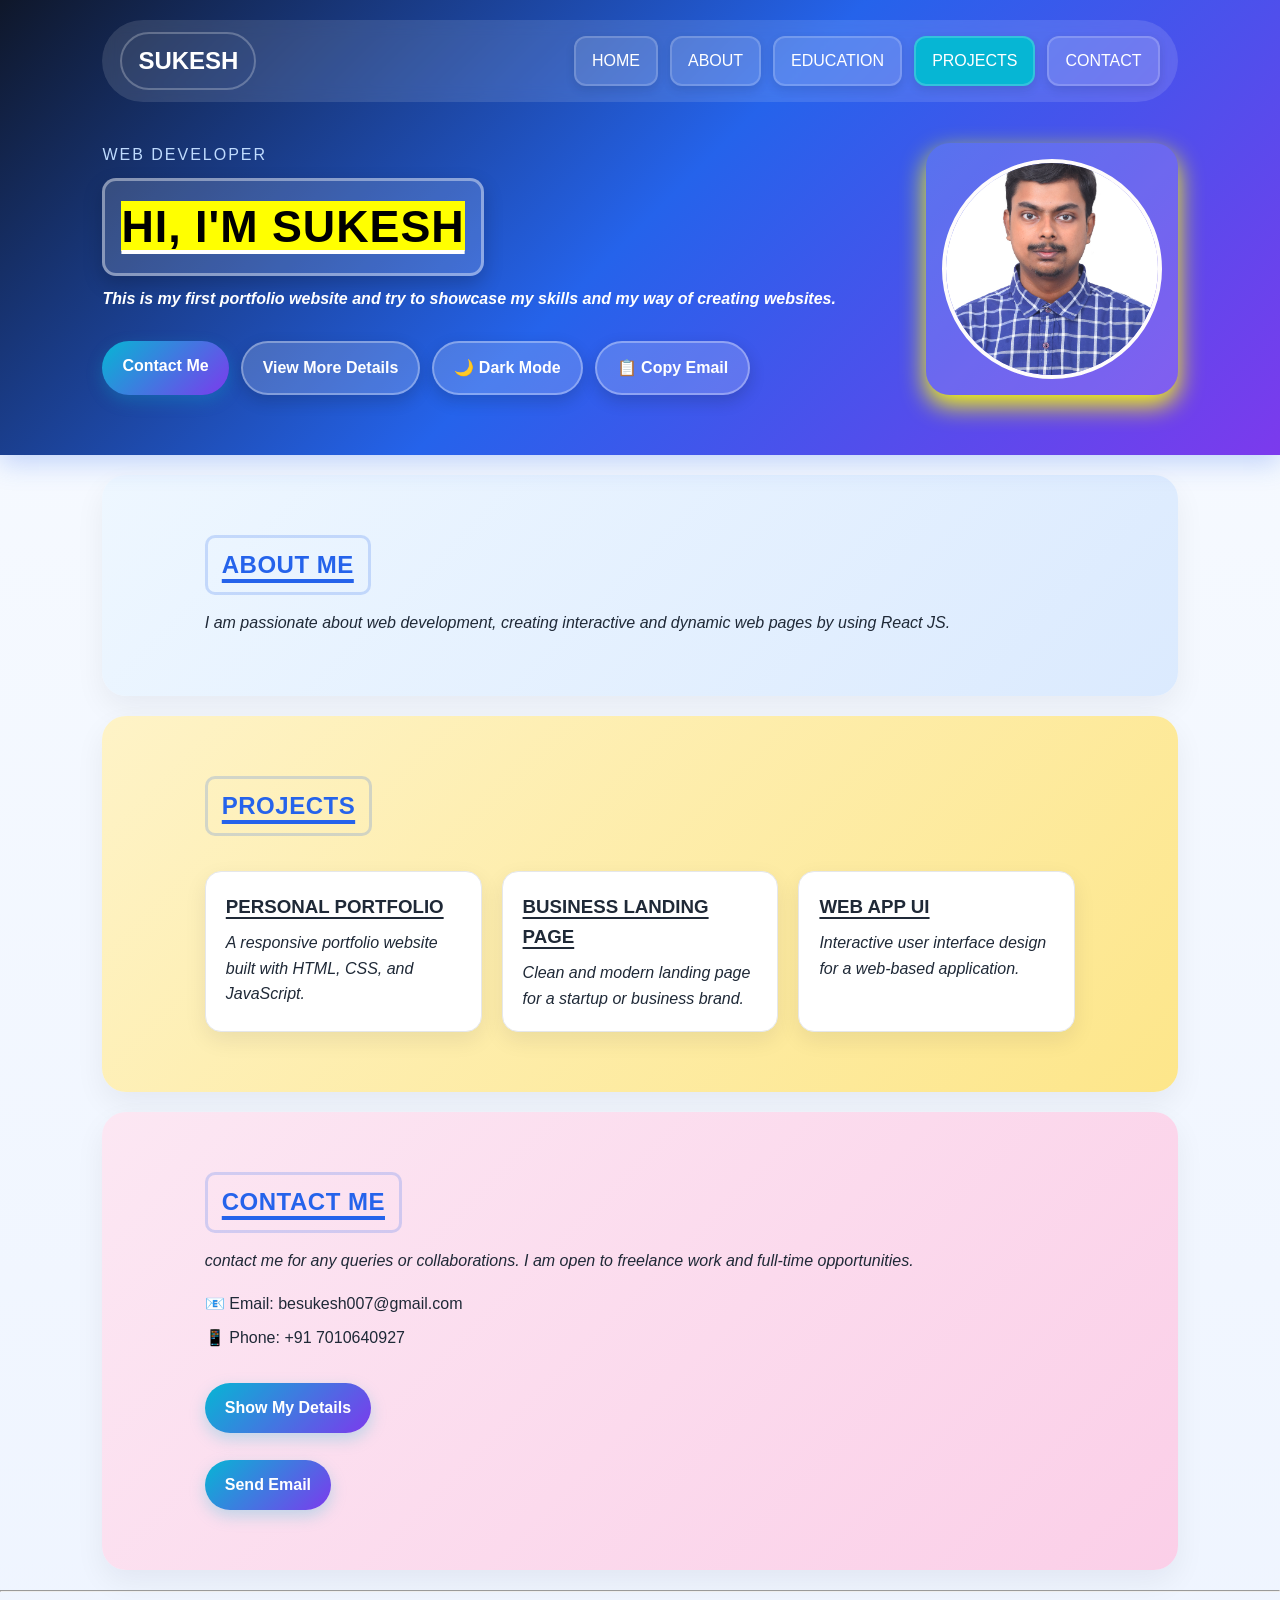
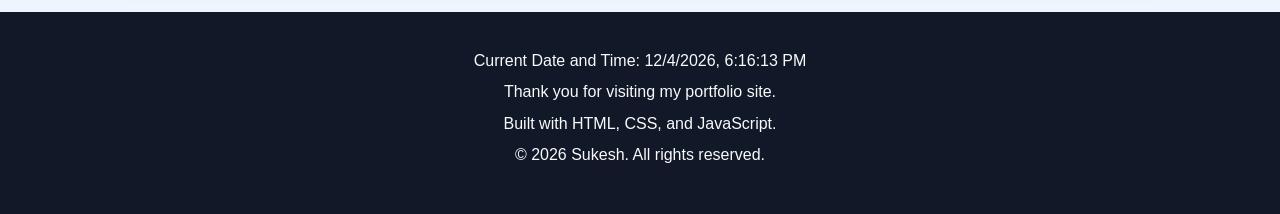
<file: index.html>
<!DOCTYPE html>
<html lang="en">
<head>
  <meta charset="UTF-8">
  <meta name="viewport" content="width=device-width, initial-scale=1.0">
  <title>My Portfolio</title>
  <link rel="stylesheet" href="style.css">
  <link rel="icon" href="user_icon.png">
</head>
<body>
  <header class="hero">
    <nav class="navbar">
      <a href="#home" class="logo">SUKESH</a>
      <ul class="nav-links">
        <li><a href="#home">HOME</a></li>
        <li><a href="#about">ABOUT</a></li>
        <li><a href="#education">EDUCATION</a></li>
        <li><a href="#projects">PROJECTS</a></li>
        <li><a href="#contact">CONTACT</a></li>
      </ul>
    </nav>

    <div class="hero-content" id="home">
      <div>
        <p class="subtitle"><span id="typingText">Web Developer</span></p>
        <h1><mark>HI, I'M SUKESH</mark></h1>
        <p><b><i>This is my first portfolio website and try to showcase my skills and my way of creating websites.</i></b></p>
        <div class="hero-actions">
          <a href="#contact" class="btn" id="contactBtn">Contact Me</a>
          <a href="details.html" class="btn btn-secondary">View More Details</a>
          <button class="btn btn-secondary" id="themeToggleBtn" type="button">🌙 Dark Mode</button>
          <button class="btn btn-secondary" id="copyEmailBtn" type="button">📋 Copy Email</button>
        </div>
      </div>
      <div class="profile-card">
        <img src="sukesh.jpg.jpeg" alt="Sukesh profile picture" class="profile-image" id="profileImage">
      </div>
    </div>
  </header>

  <main>
    <section id="about" class="section section-about">
      <h2><b>ABOUT ME</b></h2>
      <p><i>I am passionate about web development, creating interactive and dynamic web pages by using React JS.</i></p>
    </section>

    <section id="projects" class="section section-projects">
      <h2><b>PROJECTS</b></h2>
      <div class="card-grid">
        <article class="card" data-card="1">
          <h3>PERSONAL PORTFOLIO</h3>
          <p><i>A responsive portfolio website built with HTML, CSS, and JavaScript.</i></p>
        </article>
        <article class="card" data-card="2">
          <h3>BUSINESS LANDING PAGE</h3>
          <p><i>Clean and modern landing page for a startup or business brand.</i></p>
        </article>
        <article class="card" data-card="3">
          <h3>WEB APP UI</h3>
          <p><i>Interactive user interface design for a web-based application.</i></p>
        </article>
      </div>
    </section>

    <section id="contact" class="section section-contact">
      <h2>CONTACT ME</h2>
      <p><i>contact me for any queries or collaborations. I am open to freelance work and full-time opportunities.</i></p>
      <div class="contact-details">
        <p>📧 Email: besukesh007@gmail.com</p>
        <p>📱 Phone: +91 7010640927</p>
      </div>
      <button id="showDetailsBtn" class="btn">Show My Details</button>
      <p id="detailsOutput" class="details-output"></p>
      <a href="mailto:besukesh007@gmail.com" class="btn">Send Email</a>
    </section>
  </main>
  <hr class="section-divider"></header>

  <div id="projectPopup" class="project-popup">
    <div class="project-popup-content">
      <h3>PROJECT DETAILS</h3>
      <p id="projectMessage">Click a project card to explore it.</p>
      <button id="closePopupBtn" class="btn">Close</button>
    </div>
  </div>

  <footer class="site-footer">
    <p id="dateTime"></p>
    <p>Thank you for visiting my portfolio site.</p>
    <p>Built with HTML, CSS, and JavaScript.</p>
    <p>&copy; <span id="year"></span> Sukesh. All rights reserved.</p>
  </footer>

  <button id="scrollTopBtn" class="scroll-top-btn" type="button" aria-label="Scroll to top">↑</button>

  <script src="script.js"></script>
</body>
</html>
</file>
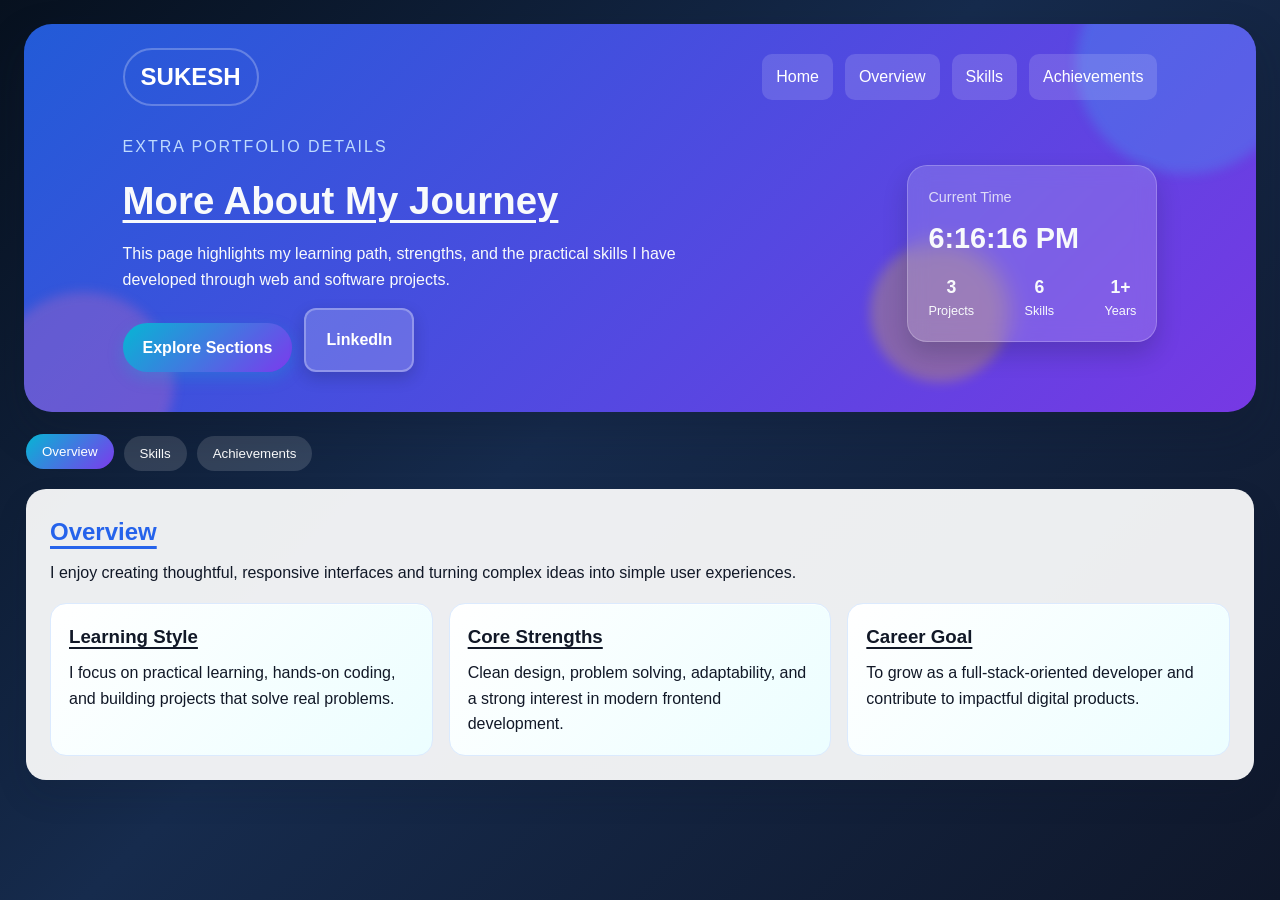
<file: details.html>
<!DOCTYPE html>
<html lang="en">
<head>
  <meta charset="UTF-8">
  <meta name="viewport" content="width=device-width, initial-scale=1.0">
  <title>Extra Details | Sukesh</title>
  <link rel="stylesheet" href="style.css">
  <link rel="icon" href="user_icon.png">
</head>
<body class="extra-page">
  <div class="page-shell">
    <header class="extra-hero">
      <div class="layer layer-one"></div>
      <div class="layer layer-two"></div>
      <div class="layer layer-three"></div>

      <nav class="extra-nav">
        <a href="index.html" class="logo">SUKESH</a>
        <div class="extra-nav-links">
          <a href="index.html">Home</a>
          <a href="#overview">Overview</a>
          <a href="#skills">Skills</a>
          <a href="#achievements">Achievements</a>
        </div>
      </nav>

      <div class="extra-hero-content">
        <div>
          <p class="subtitle">Extra Portfolio Details</p>
          <h1>More About My Journey</h1>
          <p class="hero-copy">This page highlights my learning path, strengths, and the practical skills I have developed through web and software projects.</p>
          <div class="hero-actions">
            <button class="btn" id="togglePanelsBtn" type="button">Explore Sections</button>
            <a class="linkedin-box" href="https://www.linkedin.com/in/sukesh-p-ba501a265/" target="_blank" rel="noopener noreferrer">LinkedIn</a>
          </div>
        </div>

        <div class="glass-card">
          <p class="clock-label">Current Time</p>
          <div id="liveClock" class="clock">--:--:--</div>
          <div class="stats-row">
            <div>
              <span id="projectsCount">3</span>
              <small>Projects</small>
            </div>
            <div>
              <span id="skillsCount">6</span>
              <small>Skills</small>
            </div>
            <div>
              <span id="yearsCount">1+</span>
              <small>Years</small>
            </div>
          </div>
        </div>
      </div>
    </header>

    <main class="details-main">
      <div class="tab-row">
        <button class="tab-button active" data-target="overview" type="button">Overview</button>
        <button class="tab-button" data-target="skills" type="button">Skills</button>
        <button class="tab-button" data-target="achievements" type="button">Achievements</button>
      </div>

      <section id="overview" class="detail-section active-section">
        <div class="section-heading">
          <h2>Overview</h2>
          <p>I enjoy creating thoughtful, responsive interfaces and turning complex ideas into simple user experiences.</p>
        </div>
        <div class="overview-grid">
          <article class="layer-card">
            <h3>Learning Style</h3>
            <p>I focus on practical learning, hands-on coding, and building projects that solve real problems.</p>
          </article>
          <article class="layer-card">
            <h3>Core Strengths</h3>
            <p>Clean design, problem solving, adaptability, and a strong interest in modern frontend development.</p>
          </article>
          <article class="layer-card">
            <h3>Career Goal</h3>
            <p>To grow as a full-stack-oriented developer and contribute to impactful digital products.</p>
          </article>
        </div>
      </section>

      <section id="skills" class="detail-section">
        <div class="section-heading">
          <h2>Technical Skills</h2>
          <p>Search and explore the skills I have built and continue improving.</p>
        </div>
        <input id="skillSearch" class="skill-search" type="text" placeholder="Search skill...">
        <div id="skillsGrid" class="skills-grid"></div>
      </section>

      <section id="achievements" class="detail-section">
        <div class="section-heading">
          <h2>Achievements & Milestones</h2>
          <p>Key moments and growth highlights that shaped my journey.</p>
        </div>
        <div class="timeline">
          <div class="timeline-item">
            <h3>2024</h3>
            <p>Built responsive portfolio websites with HTML, CSS, and JavaScript.</p>
          </div>
          <div class="timeline-item">
            <h3>2025</h3>
            <p>Expanded skills into React JS, MySQL, Python automation, and machine learning basics.</p>
          </div>
          <div class="timeline-item">
            <h3>Future Focus</h3>
            <p>Continuing to strengthen my full-stack knowledge and release real-world projects.</p>
          </div>
        </div>
      </section>
    </main>
  </div>

  <script src="details.js"></script>
</body>
</html>
</file>
<file: style.css>
:root {
  color-scheme: light;
  font-family: 'Segoe UI', Tahoma, Geneva, Verdana, sans-serif;
  line-height: 1.6;
  --bg: #f5f7ff;
  --primary: #2563eb;
  --secondary: #7c3aed;
  --accent: #06b6d4;
  --text: #1f2937;
  --card: #ffffff;
  --hover: #1d4ed8;
}

* {
  box-sizing: border-box;
  margin: 0;
  padding: 0;
}

body {
  background: linear-gradient(180deg, #f8fbff 0%, #eef4ff 100%);
  color: var(--text);
  transition: background 0.4s ease, color 0.4s ease;
}

body[data-theme='dark'] {
  background: linear-gradient(180deg, #020617 0%, #111827 100%);
  color: #f8fafc;
}

body[data-theme='dark'] .section-about {
  background: linear-gradient(135deg, #172554, #1d4ed8);
  color: #eff6ff;
}

body[data-theme='dark'] .section-projects {
  background: linear-gradient(135deg, #451a03, #b45309);
  color: #fffbeb;
}

body[data-theme='dark'] .section-contact {
  background: linear-gradient(135deg, #4a044e, #7c3aed);
  color: #fdf4ff;
}

body[data-theme='dark'] .card {
  background: #1f2937;
  color: #f9fafb;
  border-color: #374151;
}

body[data-theme='dark'] .project-popup-content {
  background: #111827;
  color: #f9fafb;
}

.hero {
  background: linear-gradient(135deg, #0f172a, #2563eb, #7c3aed);
  color: white;
  padding: 20px 8% 60px;
  box-shadow: 0 8px 25px rgba(37, 99, 235, 0.25);
  transition: background 0.8s ease-in-out;
  position: relative;
  z-index: 2;
}

.navbar {
  display: flex;
  justify-content: space-between;
  align-items: center;
  margin-bottom: 40px;
  padding: 12px 18px;
  background: rgba(255,255,255,0.12);
  backdrop-filter: blur(8px);
  border-radius: 999px;
}

.logo {
  color: white;
  font-size: 1.5rem;
  font-weight: bold;
  text-decoration: none;
  border: 2px solid rgba(255, 255, 255, 0.25);
  border-style: solid;
  border-radius: 999px;
  padding: 8px 16px;
}

.nav-links {
  display: flex;
  gap: 12px;
  list-style: none;
}

.nav-links a {
  color: white;
  text-decoration: none;
  padding: 10px 16px;
  border-radius: 12px;
  border: 2px solid rgba(255, 255, 255, 0.18);
  border-style: solid;
  transition: all 0.3s ease;
  background: rgba(255,255,255,0.12);
  display: inline-block;
  box-shadow: 0 4px 10px rgba(15, 23, 42, 0.12);
}

.nav-links a:hover {
  background: var(--accent);
  color: white;
  transform: translateY(-2px) scale(1.03);
  box-shadow: 0 8px 16px rgba(6, 182, 212, 0.25);
}

.nav-links a.active {
  background: var(--accent);
  color: white;
}

.hero-content {
  display: flex;
  align-items: center;
  justify-content: space-between;
  gap: 40px;
  flex-wrap: wrap;
}

.hero-actions {
  display: flex;
  gap: 12px;
  flex-wrap: wrap;
  margin-top: 15px;
}

.linkedin-box {
  display: inline-flex;
  align-items: center;
  justify-content: center;
  min-width: 110px;
  padding: 12px 16px;
  border-radius: 12px;
  background: rgba(255, 255, 255, 0.18);
  color: white;
  text-decoration: none;
  font-weight: 700;
  border: 2px solid rgba(255, 255, 255, 0.28);
  box-shadow: 0 6px 16px rgba(15, 23, 42, 0.2);
  transition: transform 0.3s ease, background 0.3s ease;
}

.linkedin-box:hover {
  transform: translateY(-2px) scale(1.03);
  background: rgba(255, 255, 255, 0.28);
}

.subtitle {
  text-transform: uppercase;
  letter-spacing: 2px;
  margin-bottom: 10px;
  color: #bfdbfe;
}

.hero h1 {
  font-size: 2.8rem;
  margin-bottom: 10px;
  display: inline-block;
  padding: 10px 16px;
  border-radius: 14px;
  border: 3px solid rgba(255, 255, 255, 0.4);
  border-style: solid;
  color: white;
  background: rgba(255, 255, 255, 0.14);
  text-decoration: underline;
  text-decoration-thickness: 4px;
  text-underline-offset: 8px;
  letter-spacing: 1px;
  box-shadow: 0 8px 20px rgba(0, 0, 0, 0.2);
}

.btn {
  display: inline-block;
  margin-top: 15px;
  padding: 12px 20px;
  background: linear-gradient(135deg, var(--accent), var(--secondary));
  color: white;
  text-decoration: none;
  border: none;
  border-radius: 999px;
  font: inherit;
  font-weight: bold;
  box-shadow: 0 6px 16px rgba(6, 182, 212, 0.25);
  transition: transform 0.3s ease, box-shadow 0.3s ease;
  cursor: pointer;
}

.btn-secondary {
  background: rgba(255, 255, 255, 0.18);
  border: 2px solid rgba(255, 255, 255, 0.32);
  font-weight: 700;
  box-shadow: 0 6px 16px rgba(15, 23, 42, 0.2);
}

.btn-secondary:hover {
  background: rgba(255, 255, 255, 0.28);
  border-color: rgba(255, 255, 255, 0.45);
}

.btn:hover {
  transform: translateY(-2px);
  box-shadow: 0 10px 20px rgba(124, 58, 237, 0.25);
}

.profile-card {
  background: rgba(255,255,255,0.15);
  padding: 16px;
  border-radius: 24px;
  display: inline-flex;
  align-items: center;
  justify-content: center;
  box-shadow: 0 10px 25px rgba(255, 255, 0, 0.986);
}

.profile-image {
  width: 220px;
  height: 220px;
  object-fit: cover;
  border-radius: 50%;
  border: 4px solid rgb(254, 252, 252);
  display: block;
  animation: fadeInUp 1s ease both;
}

.section {
  padding: 60px 8%;
  border-radius: 24px;
  margin: 20px 8%;
  box-shadow: 0 12px 30px rgba(15, 23, 42, 0.06);
}

.section-about {
  background: linear-gradient(135deg, #eef7ff, #dbeafe);
}

.section-education {
  background: linear-gradient(135deg, #ecfeff, #cffafe);
}

.section-projects {
  background: linear-gradient(135deg, #fef3c7, #fde68a);
}

.section-contact {
  background: linear-gradient(135deg, #fce7f3, #fbcfe8);
}

.contact-details {
  margin: 18px 0;
  display: grid;
  gap: 8px;
}

.contact-details a {
  color: var(--primary);
  text-decoration: none;
  font-weight: 600;
}

.contact-details a:hover {
  text-decoration: underline;
}

.section h2 {
  margin-bottom: 15px;
  color: var(--primary);
  display: inline-block;
  padding: 8px 14px;
  border-radius: 10px;
  border: 3px solid rgba(37, 99, 235, 0.2);
  border-style: solid;
  text-decoration: underline;
  text-decoration-thickness: 4px;
  text-underline-offset: 6px;
  letter-spacing: 0.5px;
}

h3 {
  text-decoration: underline;
  text-decoration-thickness: 2px;
  text-underline-offset: 4px;
  margin-bottom: 8px;
}

.skills-grid {
  display: grid;
  grid-template-columns: repeat(auto-fit, minmax(240px, 1fr));
  gap: 20px;
  margin-top: 20px;
}

.info-card {
  background: rgba(255, 255, 255, 0.9);
  padding: 20px;
  border-radius: 16px;
  box-shadow: 0 8px 22px rgba(15, 23, 42, 0.08);
  border: 1px solid #dbeafe;
}

.info-card h3 {
  color: #111827;
  text-decoration: underline;
  text-decoration-thickness: 2px;
  text-underline-offset: 4px;
}

.info-card ul {
  list-style: none;
  padding: 0;
  margin-top: 10px;
}

.info-card li {
  margin-bottom: 8px;
  padding-left: 14px;
  position: relative;
  font-weight: 800;
  color: #111827;
}

.info-card li::before {
  content: "•";
  color: var(--primary);
  position: absolute;
  left: 0;
}

.card-grid {
  display: grid;
  grid-template-columns: repeat(auto-fit, minmax(220px, 1fr));
  gap: 20px;
  margin-top: 20px;
}

.card {
  background: var(--card);
  padding: 20px;
  border-radius: 16px;
  box-shadow: 0 8px 22px rgba(15, 23, 42, 0.08);
  border: 1px solid #e5e7eb;
  animation: fadeInUp 0.8s ease both;
  transition: transform 0.3s ease, box-shadow 0.3s ease;
  cursor: pointer;
}

.card:hover {
  transform: scale(1.03);
  box-shadow: 0 12px 24px rgba(15, 23, 42, 0.12);
  border-color: var(--accent);
}

.card.clicked {
  animation: cardPop 0.6s ease;
  background: linear-gradient(135deg, #ffffff, #e0f2fe);
}

.project-popup {
  position: fixed;
  inset: 0;
  background: rgba(0, 0, 0, 0.45);
  display: none;
  align-items: center;
  justify-content: center;
  z-index: 10;
}

.project-popup.active {
  display: flex;
  animation: popupFade 0.25s ease forwards;
}

.project-popup-content {
  background: white;
  padding: 24px;
  border-radius: 16px;
  max-width: 420px;
  width: 90%;
  box-shadow: 0 12px 30px rgba(0,0,0,0.2);
  text-align: center;
  animation: popupSlide 0.3s ease forwards;
}

.project-popup-content h3 {
  margin-bottom: 10px;
  color: var(--primary);
}

.project-popup-content p {
  margin-bottom: 15px;
  color: var(--text);
}

footer {
  text-align: center;
  padding: 20px 8% 40px;
  color: #6b7280;
}

.site-footer p {
  transition: color 0.3s ease;
}

.site-footer:hover p {
  color: #f9fafb;
}

.site-footer {
  background: #111827;
  color: #f9fafb;
  padding: 30px 8% 40px;
  margin-top: 20px;
}

.site-footer p {
  margin: 6px 0;
}

.details-output {
  margin-top: 12px;
  font-weight: bold;
  color: var(--primary);
}

#showDetailsBtn {
  border: none;
  cursor: pointer;
  font-size: 1rem;
}

.scroll-top-btn {
  position: fixed;
  right: 20px;
  bottom: 20px;
  width: 46px;
  height: 46px;
  border: none;
  border-radius: 50%;
  background: linear-gradient(135deg, var(--accent), var(--secondary));
  color: white;
  font-size: 1.2rem;
  cursor: pointer;
  box-shadow: 0 8px 18px rgba(37, 99, 235, 0.25);
  display: none;
  z-index: 20;
}

.scroll-top-btn.visible {
  display: inline-flex;
  align-items: center;
  justify-content: center;
}

.extra-page {
  background: linear-gradient(135deg, #07111f, #162b4d 45%, #0f172a);
  color: #f8fafc;
  min-height: 100vh;
}

.page-shell {
  padding: 24px;
}

.extra-hero {
  position: relative;
  overflow: hidden;
  border-radius: 28px;
  padding: 24px 8% 40px;
  background: linear-gradient(135deg, rgba(37, 99, 235, 0.9), rgba(124, 58, 237, 0.95));
  box-shadow: 0 18px 40px rgba(15, 23, 42, 0.25);
}

.layer {
  position: absolute;
  border-radius: 50%;
  filter: blur(6px);
  opacity: 0.25;
}

.layer-one {
  width: 220px;
  height: 220px;
  background: #38bdf8;
  top: -70px;
  right: -40px;
}

.layer-two {
  width: 180px;
  height: 180px;
  background: #f472b6;
  bottom: -60px;
  left: -30px;
}

.layer-three {
  width: 140px;
  height: 140px;
  background: #facc15;
  bottom: 30px;
  right: 20%;
}

.extra-nav {
  position: relative;
  z-index: 2;
  display: flex;
  justify-content: space-between;
  align-items: center;
  margin-bottom: 28px;
}

.extra-nav-links {
  display: flex;
  gap: 12px;
  flex-wrap: wrap;
}

.extra-nav-links a {
  color: white;
  text-decoration: none;
  padding: 10px 14px;
  border-radius: 10px;
  background: rgba(255,255,255,0.14);
  transition: background 0.3s ease, transform 0.3s ease;
}

.extra-nav-links a:hover {
  background: rgba(255,255,255,0.24);
  transform: translateY(-2px);
}

.extra-hero-content {
  position: relative;
  z-index: 2;
  display: flex;
  justify-content: space-between;
  gap: 24px;
  flex-wrap: wrap;
  align-items: center;
}

.extra-hero-content h1 {
  font-size: 2.4rem;
  margin-bottom: 10px;
  text-decoration: underline;
  text-decoration-thickness: 3px;
  text-underline-offset: 6px;
}

.hero-copy {
  max-width: 580px;
  margin-bottom: 12px;
}

.glass-card {
  background: rgba(255,255,255,0.16);
  backdrop-filter: blur(10px);
  border: 1px solid rgba(255,255,255,0.22);
  border-radius: 20px;
  padding: 20px;
  min-width: 250px;
  box-shadow: 0 12px 24px rgba(15, 23, 42, 0.2);
}

.clock-label {
  font-size: 0.9rem;
  opacity: 0.8;
  margin-bottom: 6px;
}

.clock {
  font-size: 1.8rem;
  font-weight: 700;
  margin-bottom: 12px;
}

.stats-row {
  display: flex;
  justify-content: space-between;
  gap: 10px;
}

.stats-row div {
  display: flex;
  flex-direction: column;
  align-items: center;
  font-size: 0.95rem;
}

.stats-row span {
  font-size: 1.1rem;
  font-weight: 700;
}

.details-main {
  margin-top: 24px;
  padding: 0 2px 32px;
}

.tab-row {
  display: flex;
  gap: 10px;
  margin-bottom: 18px;
  flex-wrap: wrap;
}

.tab-button {
  border: none;
  padding: 10px 16px;
  border-radius: 999px;
  background: rgba(255,255,255,0.14);
  color: white;
  cursor: pointer;
  transition: all 0.3s ease;
}

.tab-button.active,
.tab-button:hover {
  background: linear-gradient(135deg, var(--accent), var(--secondary));
  transform: translateY(-2px);
}

.detail-section {
  display: none;
  background: rgba(255,255,255,0.92);
  color: #111827;
  border-radius: 20px;
  padding: 24px;
  box-shadow: 0 16px 32px rgba(15, 23, 42, 0.12);
}

.detail-section.active-section {
  display: block;
  animation: fadeInUp 0.4s ease;
}

.section-heading h2 {
  margin-bottom: 8px;
  color: var(--primary);
  text-decoration: underline;
  text-decoration-thickness: 3px;
  text-underline-offset: 6px;
}

.overview-grid {
  display: grid;
  grid-template-columns: repeat(auto-fit, minmax(220px, 1fr));
  gap: 16px;
  margin-top: 18px;
}

.layer-card {
  background: linear-gradient(135deg, #ffffff, #ecfeff);
  border: 1px solid #dbeafe;
  border-radius: 16px;
  padding: 18px;
  box-shadow: inset 0 1px 0 rgba(255,255,255,0.7);
}

.skill-search {
  width: 100%;
  margin: 14px 0 16px;
  padding: 12px 14px;
  border: 1px solid #cbd5e1;
  border-radius: 12px;
  font-size: 1rem;
}

.skills-grid {
  display: grid;
  grid-template-columns: repeat(auto-fit, minmax(180px, 1fr));
  gap: 12px;
}

.skill-chip {
  padding: 12px 14px;
  border-radius: 12px;
  background: linear-gradient(135deg, #2563eb, #7c3aed);
  color: white;
  font-weight: 700;
  text-align: center;
  box-shadow: 0 8px 16px rgba(37, 99, 235, 0.22);
}

.timeline {
  display: grid;
  gap: 14px;
  margin-top: 16px;
}

.timeline-item {
  border-left: 4px solid var(--accent);
  padding-left: 14px;
}

.timeline-item h3 {
  margin-bottom: 4px;
  color: var(--secondary);
}

@keyframes fadeInUp {
  from {
    opacity: 0;
    transform: translateY(20px);
  }
  to {
    opacity: 1;
    transform: translateY(0);
  }
}

@keyframes cardPop {
  0% {
    transform: scale(1);
  }
  50% {
    transform: scale(1.08);
  }
  100% {
    transform: scale(1);
  }
}

@keyframes popupFade {
  from {
    opacity: 0;
  }
  to {
    opacity: 1;
  }
}

@keyframes popupSlide {
  from {
    transform: translateY(20px);
    opacity: 0;
  }
  to {
    transform: translateY(0);
    opacity: 1;
  }
}
</file>
